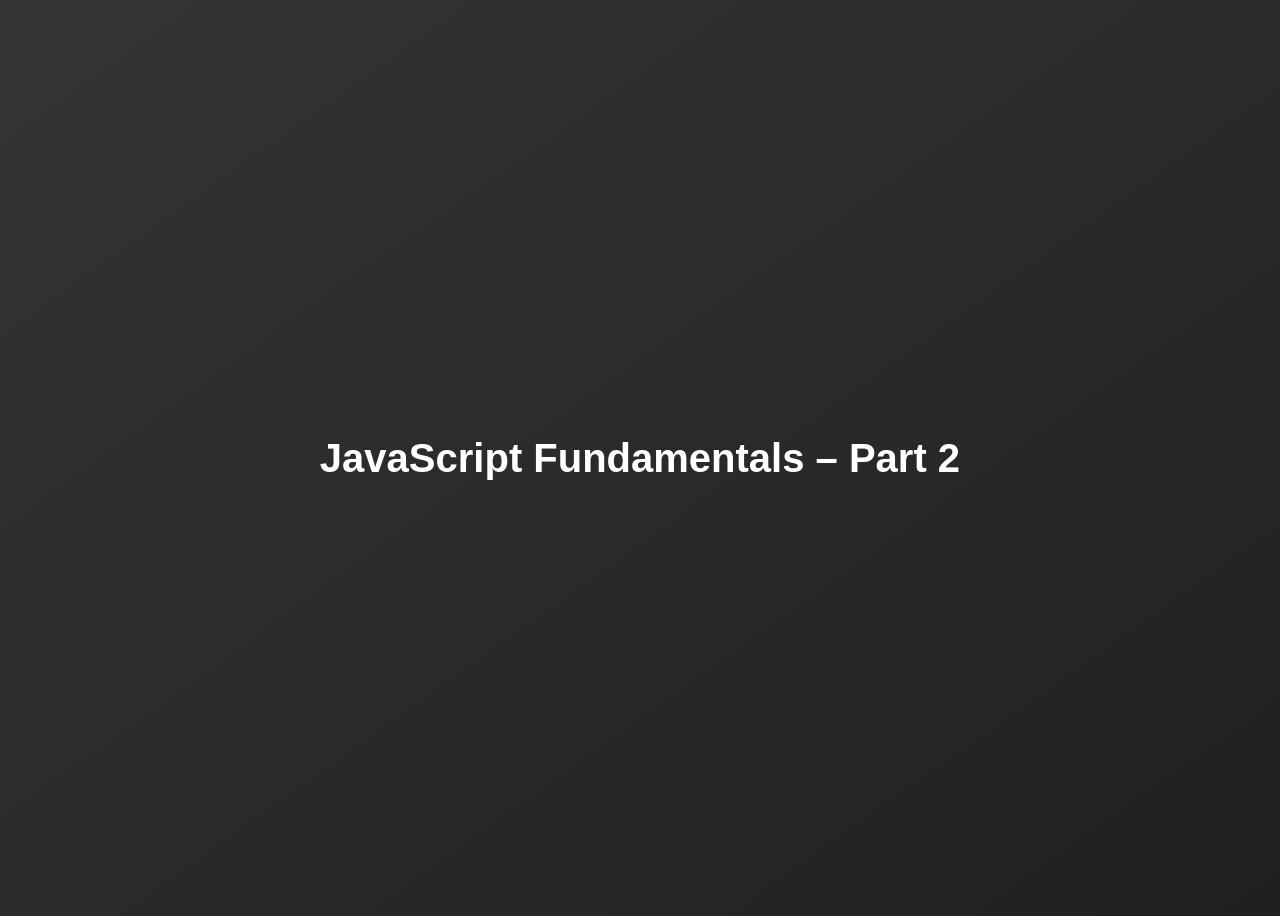
<file: 02-Fundamentals-Part-2/index.html>
<!doctype html>
<html lang="en">
  <head>
    <meta charset="UTF-8" />
    <meta name="viewport" content="width=device-width, initial-scale=1.0" />
    <meta http-equiv="X-UA-Compatible" content="ie=edge" />
    <title>JavaScript Fundamentals – Part 2</title>
    <style>
      body {
        height: 100vh;
        display: flex;
        align-items: center;
        background: linear-gradient(to top left, #202020, #333533);
      }
      h1 {
        font-family: sans-serif;
        font-size: 40px;
        line-height: 1.3;
        width: 100%;
        padding: 30px;
        text-align: center;
        color: white;
      }
    </style>
  </head>
  <body>
    <h1>JavaScript Fundamentals – Part 2</h1>
    <script src="script.js"></script>
  </body>
</html>
</file>
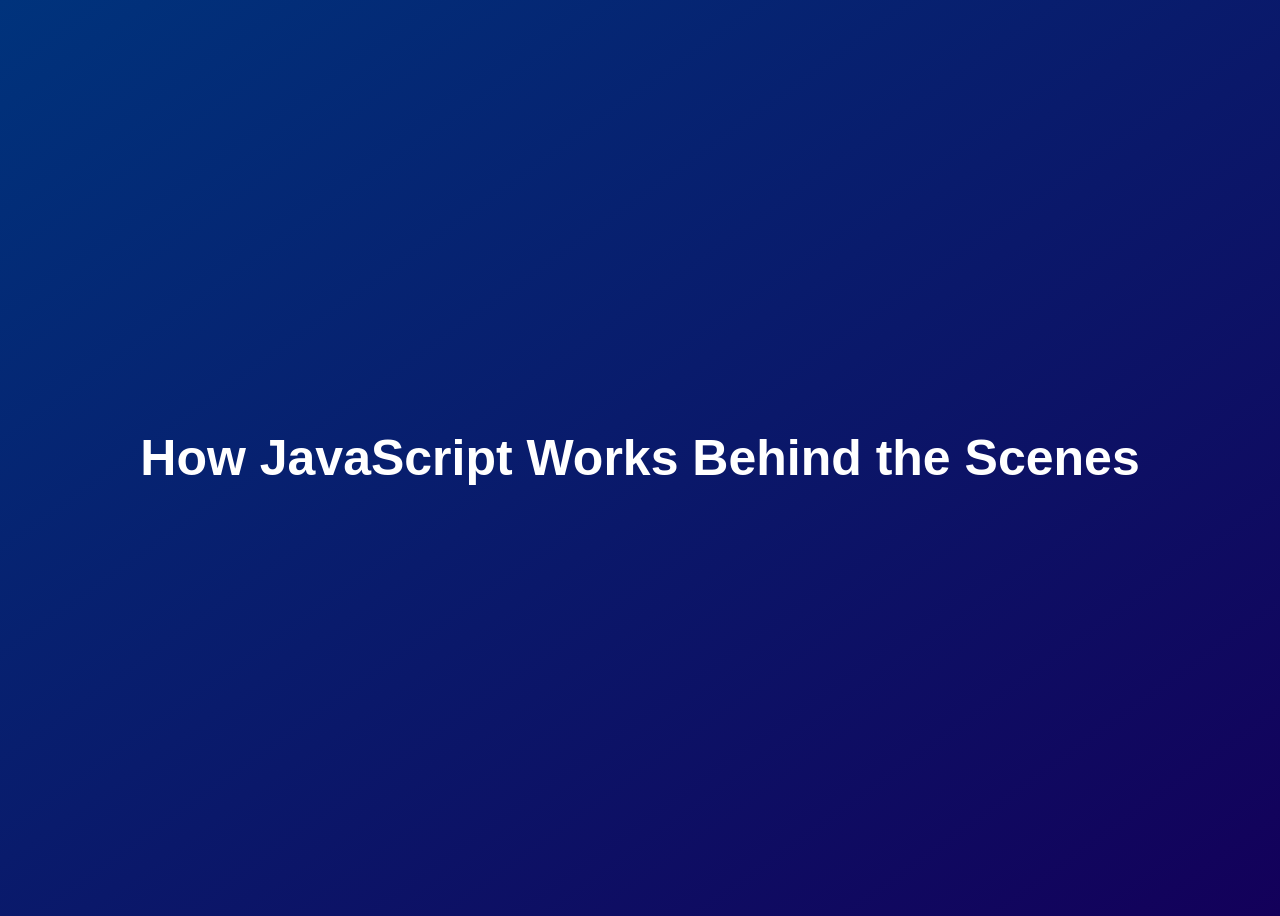
<file: 04-Behind-The-Scenes/index.html>
<!DOCTYPE html>
<html lang="en">
  <head>
    <meta charset="UTF-8" />
    <meta name="viewport" content="width=device-width, initial-scale=1.0" />
    <meta http-equiv="X-UA-Compatible" content="ie=edge" />
    <title>How JavaScript Works Behind the Scenes</title>
    <style>
      body {
        height: 100vh;
        display: flex;
        align-items: center;
        background: linear-gradient(to top left, #13005a, #00337c);
      }
      h1 {
        font-family: sans-serif;
        font-size: 50px;
        line-height: 1.3;
        width: 100%;
        padding: 30px;
        text-align: center;
        color: white;
      }
    </style>
  </head>
  <body>
    <h1>How JavaScript Works Behind the Scenes</h1>
    <script src="script.js"></script>
  </body>
</html>
</file>
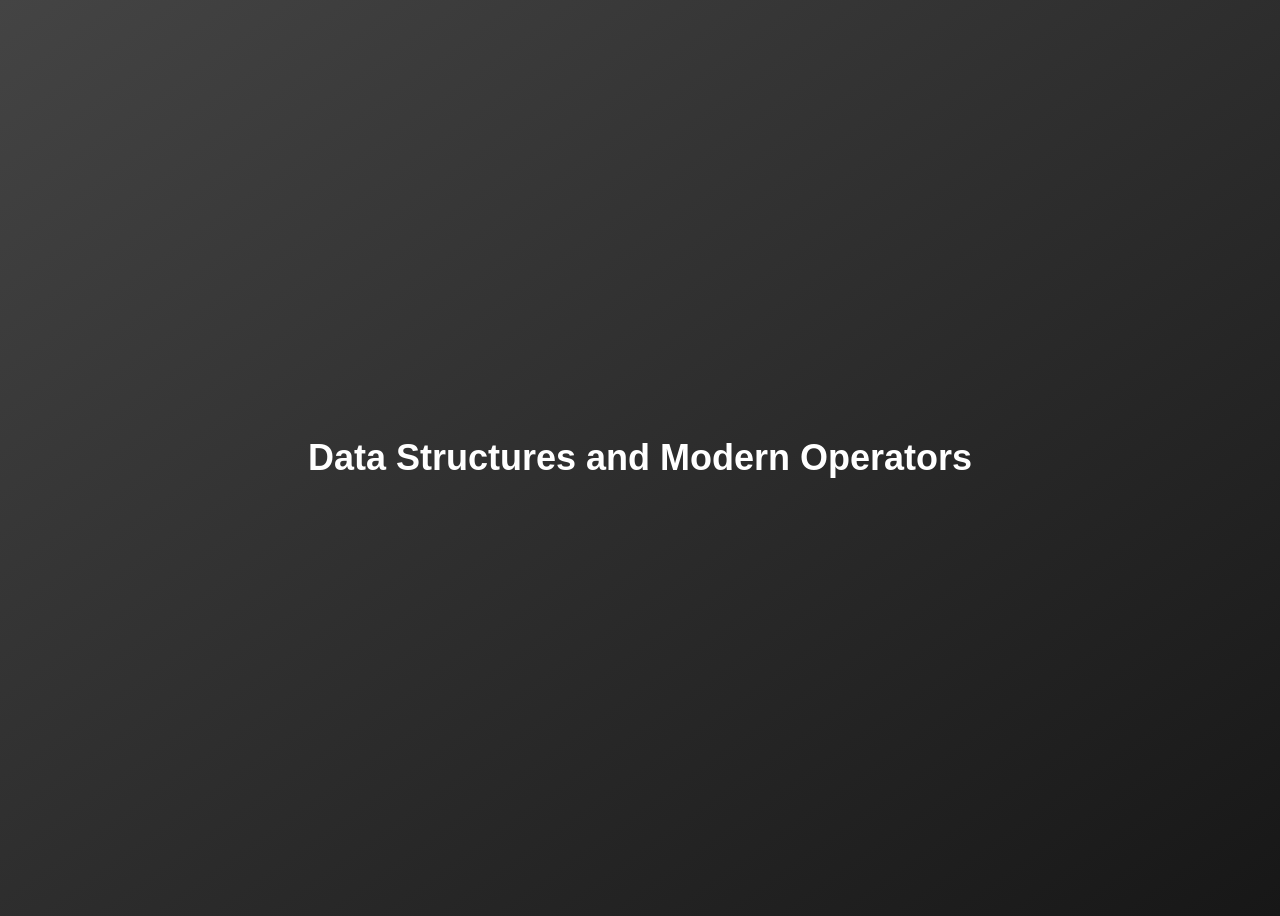
<file: 05-Data-Structures-Modern-Operators-and-Strings/index.html>
<!DOCTYPE html>
<html lang="en">
  <head>
    <meta charset="UTF-8" />
    <meta name="viewport" content="width=device-width, initial-scale=1.0" />
    <meta http-equiv="X-UA-Compatible" content="ie=edge" />
    <title>Data Structures and Modern Operators</title>
    <style>
      body {
        height: 100vh;
        display: flex;
        align-items: center;
        background: linear-gradient(to top left, #171717, #444444);
      }
      h1 {
        font-family: sans-serif;
        font-size: 36px;
        line-height: 1.3;
        width: 100%;
        padding: 30px;
        text-align: center;
        color: white;
      }
      button {
        width: 50px;
        height: 20px;
        margin: 10px;
      }
      textarea {
        width: 300px;
        height: 100px;
      }
    </style>
  </head>
  <body>
    <h1>Data Structures and Modern Operators</h1>
    <script src="script.js"></script>
  </body>
</html>
</file>
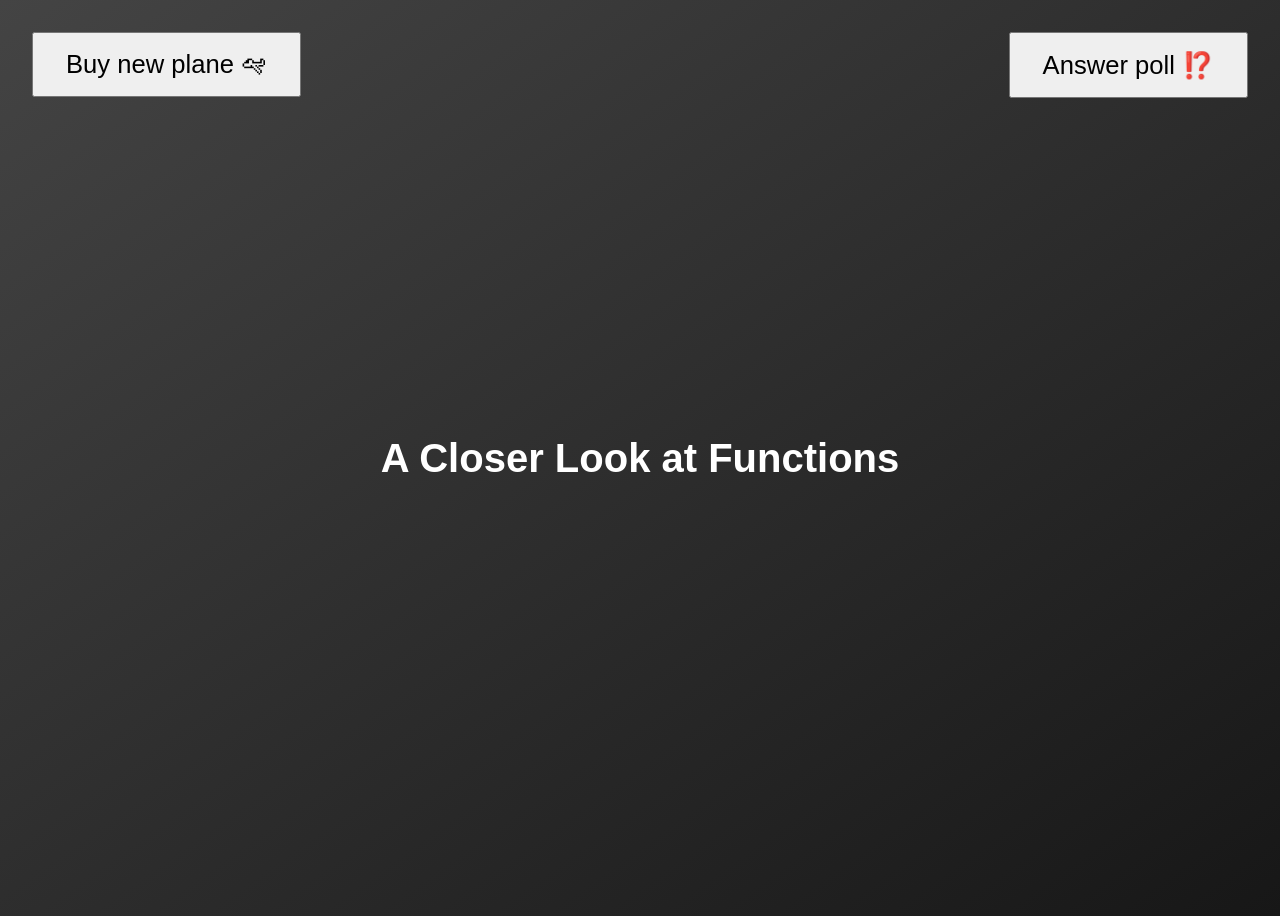
<file: 06-Functions-Advanced/index.html>
<!doctype html>
<html lang="en">
  <head>
    <meta charset="UTF-8" />
    <meta name="viewport" content="width=device-width, initial-scale=1.0" />
    <meta http-equiv="X-UA-Compatible" content="ie=edge" />
    <title>A Closer Look at Functions</title>
    <style>
      body {
        height: 100vh;
        display: flex;
        align-items: center;
        background: linear-gradient(to top left, #171717, #444444);
      }
      h1 {
        font-family: sans-serif;
        font-size: 40px;
        line-height: 1.3;
        width: 100%;
        padding: 30px;
        text-align: center;
        color: white;
      }
      .buy,
      .poll {
        font-size: 1.6rem;
        padding: 1rem 2rem;
        position: absolute;
        top: 2rem;
      }
      .buy {
        left: 2rem;
      }
      .poll {
        right: 2rem;
      }
    </style>
  </head>
  <body>
    <h1>A Closer Look at Functions</h1>
    <button class="buy">Buy new plane 🛩</button>
    <button class="poll">Answer poll ⁉️</button>
    <script src="script.js"></script>
  </body>
</html>
</file>
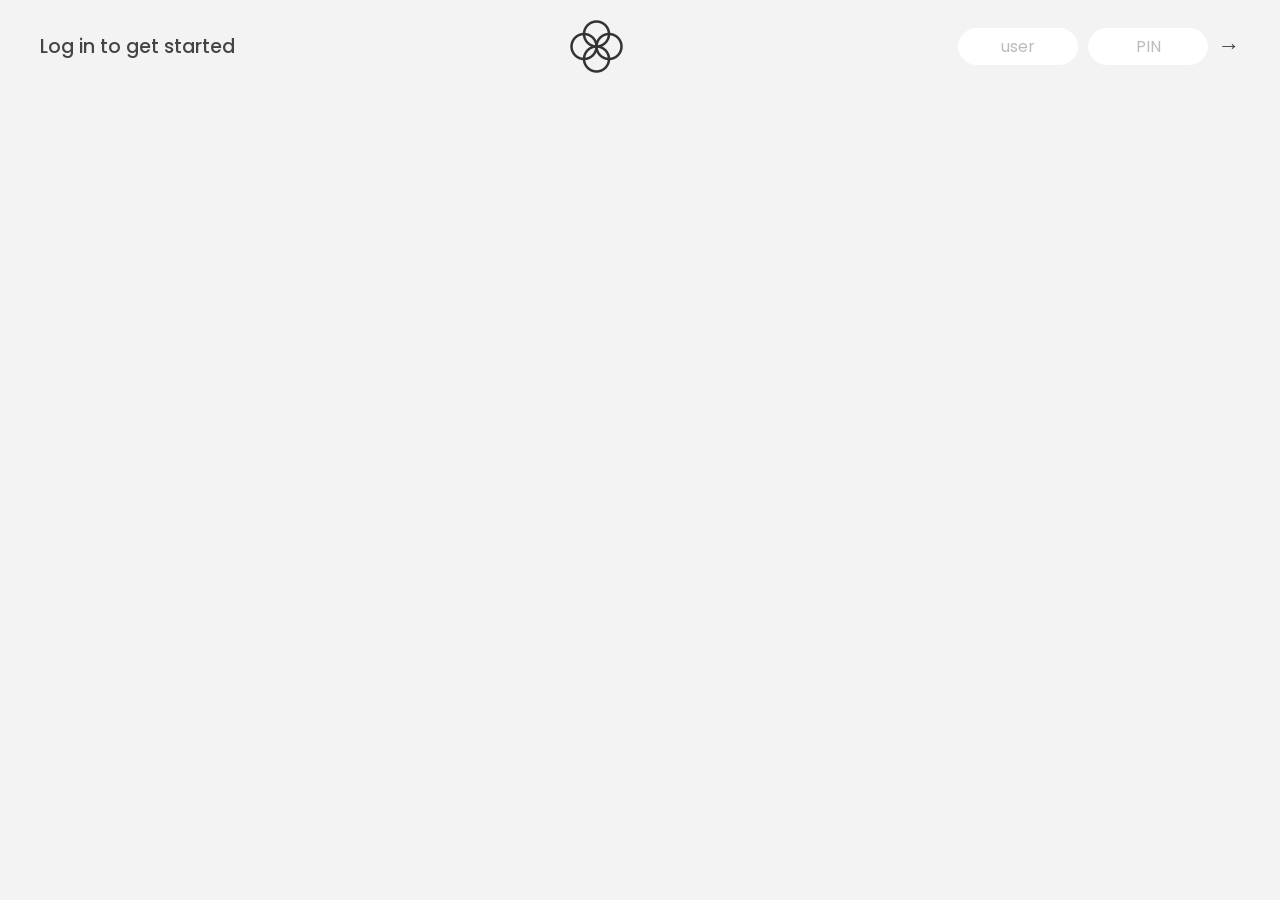
<file: 07-Working-Arrays-with-Project/index.html>
<!doctype html>
<html lang="en">
  <head>
    <meta charset="UTF-8" />
    <meta name="viewport" content="width=device-width, initial-scale=1.0" />
    <meta http-equiv="X-UA-Compatible" content="ie=edge" />
    <link rel="shortcut icon" type="image/png" href="/icon.png" />

    <link
      href="https://fonts.googleapis.com/css?family=Poppins:400,500,600&display=swap"
      rel="stylesheet"
    />

    <link rel="stylesheet" href="style.css" />
    <title>Bankist</title>
  </head>
  <body>
    <!-- TOP NAVIGATION -->
    <nav>
      <p class="welcome">Log in to get started</p>
      <img src="logo.png" alt="Logo" class="logo" />
      <form class="login">
        <input
          type="text"
          placeholder="user"
          class="login__input login__input--user"
        />
        <!-- In practice, use type="password" -->
        <input
          type="text"
          placeholder="PIN"
          maxlength="4"
          class="login__input login__input--pin"
        />
        <button class="login__btn">&rarr;</button>
      </form>
    </nav>

    <main class="app">
      <!-- BALANCE -->
      <div class="balance">
        <div>
          <p class="balance__label">Current balance</p>
          <p class="balance__date">
            As of <span class="date">05/03/2037</span>
          </p>
        </div>
        <p class="balance__value">0000€</p>
      </div>

      <!-- MOVEMENTS -->
      <div class="movements">
        <div class="movements__row">
          <div class="movements__type movements__type--deposit">2 deposit</div>
          <div class="movements__date">3 days ago</div>
          <div class="movements__value">4 000€</div>
        </div>
        <div class="movements__row">
          <div class="movements__type movements__type--withdrawal">
            1 withdrawal
          </div>
          <div class="movements__date">24/01/2037</div>
          <div class="movements__value">-378€</div>
        </div>
      </div>

      <!-- SUMMARY -->
      <div class="summary">
        <p class="summary__label">In</p>
        <p class="summary__value summary__value--in">0000€</p>
        <p class="summary__label">Out</p>
        <p class="summary__value summary__value--out">0000€</p>
        <p class="summary__label">Interest</p>
        <p class="summary__value summary__value--interest">0000€</p>
        <button class="btn--sort">&downarrow; SORT</button>
      </div>

      <!-- OPERATION: TRANSFERS -->
      <div class="operation operation--transfer">
        <h2>Transfer money</h2>
        <form class="form form--transfer">
          <input type="text" class="form__input form__input--to" />
          <input type="number" class="form__input form__input--amount" />
          <button class="form__btn form__btn--transfer">&rarr;</button>
          <label class="form__label">Transfer to</label>
          <label class="form__label">Amount</label>
        </form>
      </div>

      <!-- OPERATION: LOAN -->
      <div class="operation operation--loan">
        <h2>Request loan</h2>
        <form class="form form--loan">
          <input type="number" class="form__input form__input--loan-amount" />
          <button class="form__btn form__btn--loan">&rarr;</button>
          <label class="form__label form__label--loan">Amount</label>
        </form>
      </div>

      <!-- OPERATION: CLOSE -->
      <div class="operation operation--close">
        <h2>Close account</h2>
        <form class="form form--close">
          <input type="text" class="form__input form__input--user" />
          <input
            type="password"
            maxlength="6"
            class="form__input form__input--pin"
          />
          <button class="form__btn form__btn--close">&rarr;</button>
          <label class="form__label">Confirm user</label>
          <label class="form__label">Confirm PIN</label>
        </form>
      </div>

      <!-- LOGOUT TIMER -->
      <p class="logout-timer">
        You will be logged out in <span class="timer">05:00</span>
      </p>
    </main>

    <!-- <footer>
      &copy; by Jonas Schmedtmann. Don't claim as your own :)
    </footer> -->

    <script src="script.js"></script>
  </body>
</html>
</file>
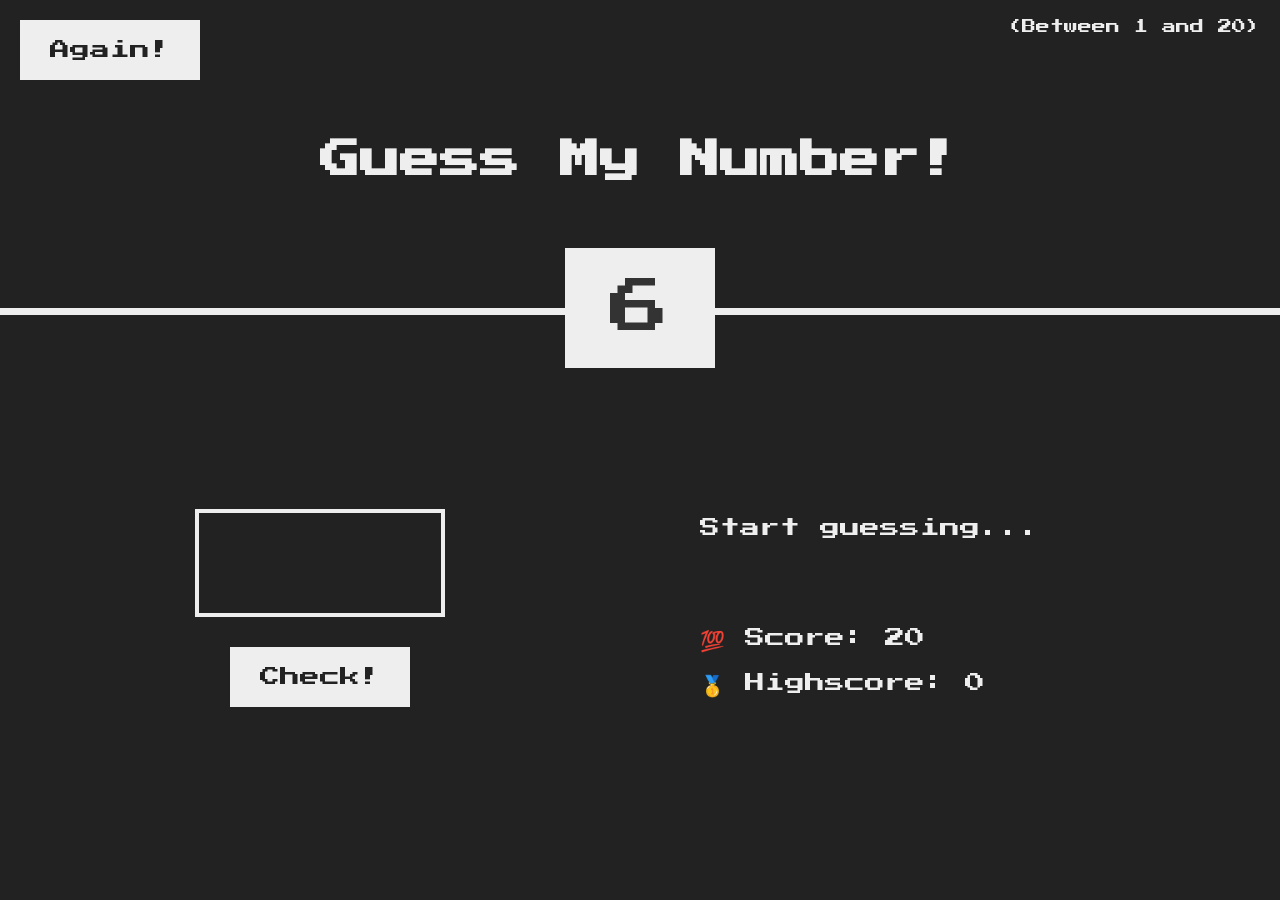
<file: 03-JS-in-Browser-DOM-and-Event-Fundamentals/01-Guess-My-Number/index.html>
<!doctype html>
<html lang="en">
  <head>
    <meta charset="UTF-8" />
    <meta name="viewport" content="width=device-width, initial-scale=1.0" />
    <meta http-equiv="X-UA-Compatible" content="ie=edge" />
    <link rel="stylesheet" href="style.css" />
    <title>Guess My Number!</title>
  </head>
  <body>
    <header>
      <h1>Guess My Number!</h1>
      <p class="between">(Between 1 and 20)</p>
      <button class="btn again">Again!</button>
      <div class="number">?</div>
    </header>
    <!-- -------------------------------------- -->
    <main>
      <!-- Section 1 -->

      <section class="left">
        <input type="number" class="guess" />
        <button class="btn check">Check!</button>
      </section>
      <!-- Section 2 -->

      <section class="right">
        <p class="message">Start guessing...</p>
        <p class="label-score">💯 Score: <span class="score">20</span></p>
        <p class="label-highscore">
          🥇 Highscore: <span class="highscore">0</span>
        </p>
      </section>
    </main>
    <script src="script.js"></script>
  </body>
</html>
</file>
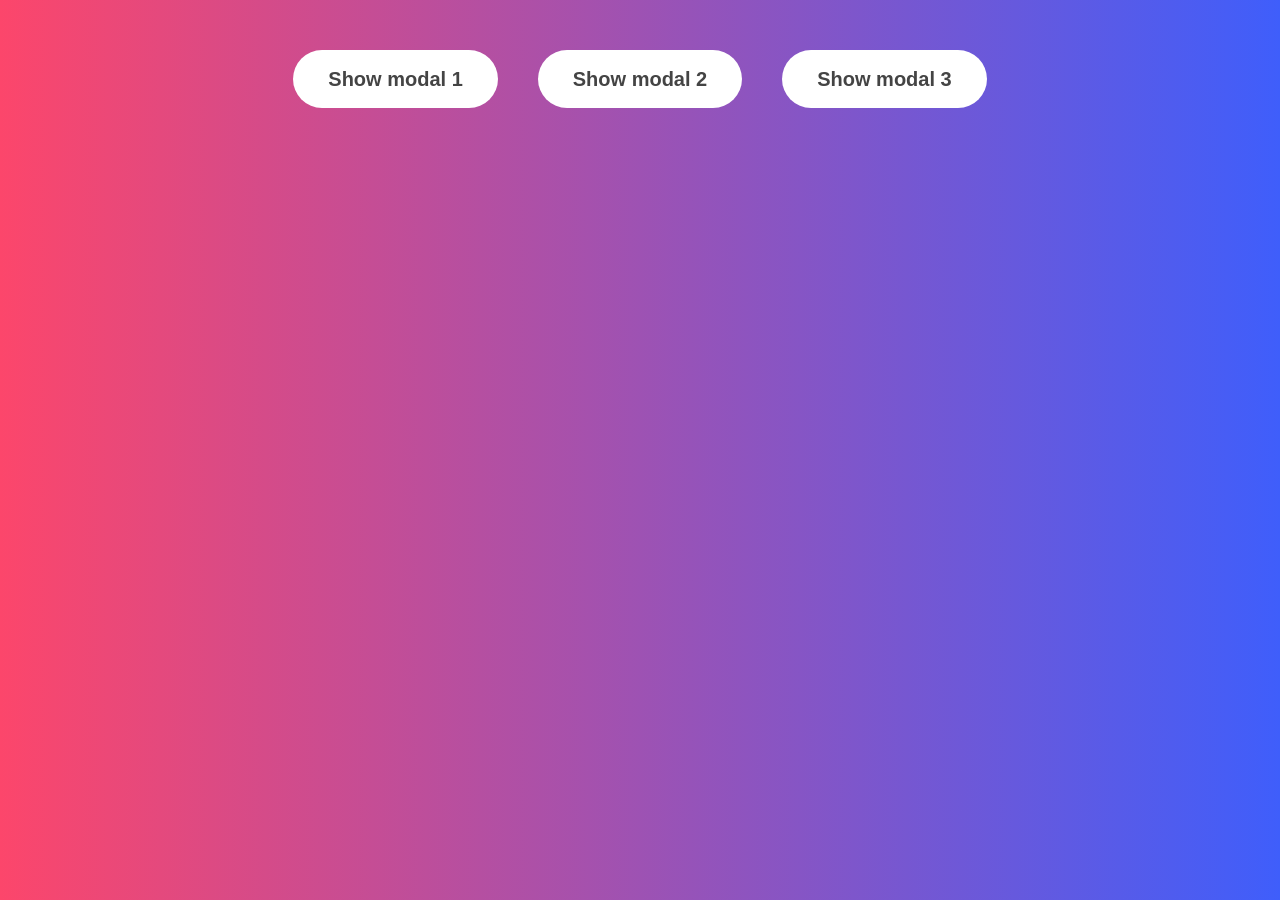
<file: 03-JS-in-Browser-DOM-and-Event-Fundamentals/02-Modal/index.html>
<!DOCTYPE html>
<html lang="en">
  <head>
    <meta charset="UTF-8" />
    <meta name="viewport" content="width=device-width, initial-scale=1.0" />
    <meta http-equiv="X-UA-Compatible" content="ie=edge" />
    <link rel="stylesheet" href="style.css" />
    <title>Modal window</title>
  </head>
  <body>
    <button class="show-modal">Show modal 1</button>
    <button class="show-modal">Show modal 2</button>
    <button class="show-modal">Show modal 3</button>

    <div class="modal hidden">
      <button class="close-modal">&times;</button>
      <h1>I'm a modal window 😍</h1>
      <p>
        Lorem ipsum dolor sit amet, consectetur adipisicing elit, sed do eiusmod
        tempor incididunt ut labore et dolore magna aliqua. Ut enim ad minim
        veniam, quis nostrud exercitation ullamco laboris nisi ut aliquip ex ea
        commodo consequat. Duis aute irure dolor in reprehenderit in voluptate
        velit esse cillum dolore eu fugiat nulla pariatur. Excepteur sint
        occaecat cupidatat non proident, sunt in culpa qui officia deserunt
        mollit anim id est laborum.
      </p>
    </div>
    <div class="overlay hidden"></div>

    <script src="script.js"></script>
  </body>
</html>
</file>
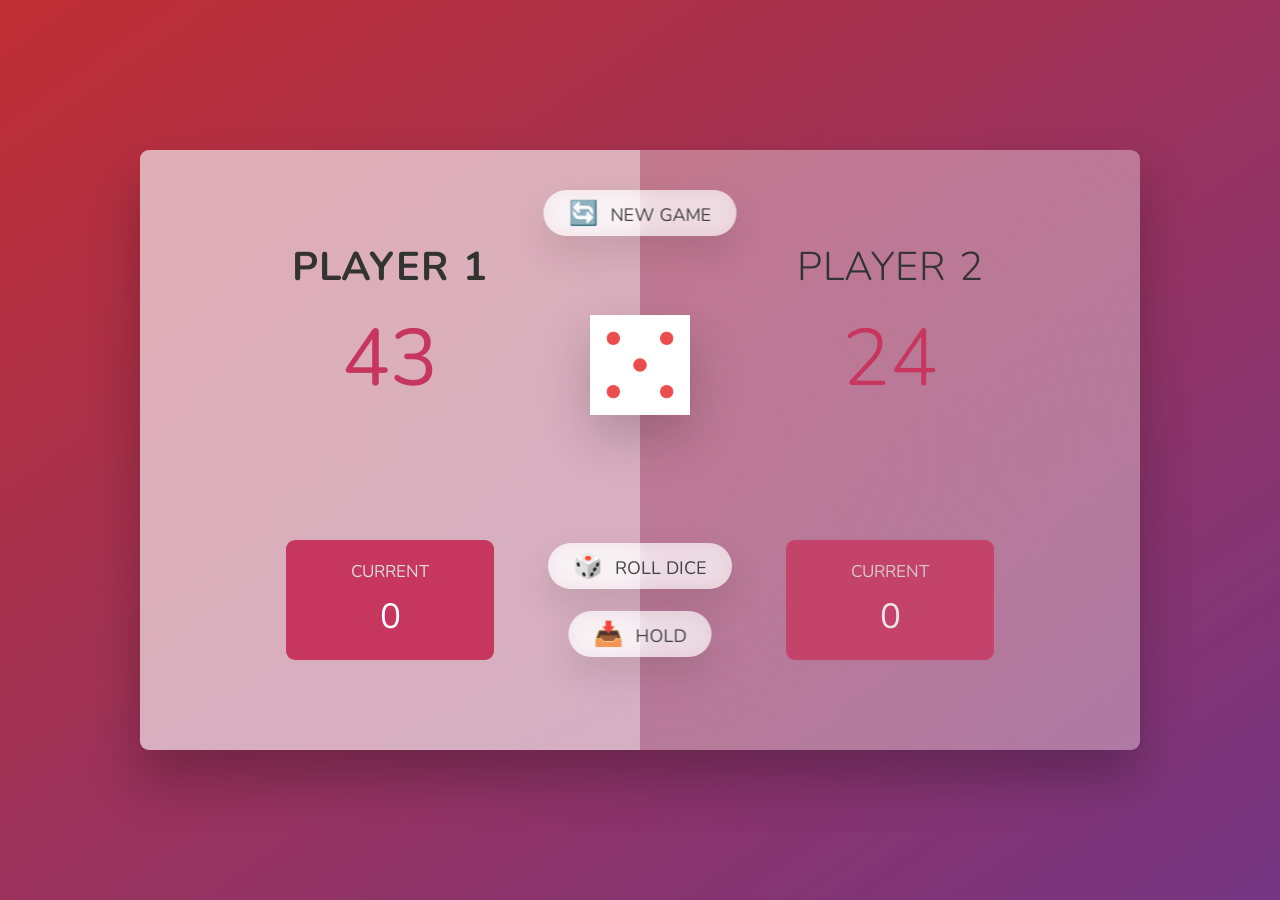
<file: 03-JS-in-Browser-DOM-and-Event-Fundamentals/03-Dice-Game/index.html>
<!DOCTYPE html>
<html lang="en">
  <head>
    <meta charset="UTF-8" />
    <meta name="viewport" content="width=device-width, initial-scale=1.0" />
    <meta http-equiv="X-UA-Compatible" content="ie=edge" />
    <link rel="stylesheet" href="style.css" />
    <title>Dice Game</title>
  </head>
  <body>
    <main>
      <section class="player player--0 player--active">
        <h2 class="name" id="name--0">Player 1</h2>
        <p class="score" id="score--0">43</p>
        <div class="current">
          <p class="current-label">Current</p>
          <p class="current-score" id="current--0">0</p>
        </div>
      </section>

      <section class="player player--1">
        <h2 class="name" id="name--1">Player 2</h2>
        <p class="score" id="score--1">24</p>
        <div class="current">
          <p class="current-label">Current</p>
          <p class="current-score" id="current--1">0</p>
        </div>
      </section>

      <img src="dice-5.png" alt="Playing dice" class="dice" />
      <button class="btn btn--new">🔄 New game</button>
      <button class="btn btn--roll">🎲 Roll dice</button>
      <button class="btn btn--hold">📥 Hold</button>
    </main>
    <script src="script.js"></script>
  </body>
</html>
</file>
<file: 07-Working-Arrays-with-Project/style.css>
/*
 * Use this CSS to learn some intersting techniques,
 * in case you're wondering how I built the UI.
 * Have fun! 😁
 */

* {
  margin: 0;
  padding: 0;
  box-sizing: inherit;
}

html {
  font-size: 62.5%;
  box-sizing: border-box;
}

body {
  font-family: "Poppins", sans-serif;
  color: #444;
  background-color: #f3f3f3;
  height: 100vh;
  padding: 2rem;
}

nav {
  display: flex;
  justify-content: space-between;
  align-items: center;
  padding: 0 2rem;
}

.welcome {
  font-size: 1.9rem;
  font-weight: 500;
}

.logo {
  height: 5.25rem;
}

.login {
  display: flex;
}

.login__input {
  border: none;
  padding: 0.5rem 2rem;
  font-size: 1.6rem;
  font-family: inherit;
  text-align: center;
  width: 12rem;
  border-radius: 10rem;
  margin-right: 1rem;
  color: inherit;
  border: 1px solid #fff;
  transition: all 0.3s;
}

.login__input:focus {
  outline: none;
  border: 1px solid #ccc;
}

.login__input::placeholder {
  color: #bbb;
}

.login__btn {
  border: none;
  background: none;
  font-size: 2.2rem;
  color: inherit;
  cursor: pointer;
  transition: all 0.3s;
}

.login__btn:hover,
.login__btn:focus,
.btn--sort:hover,
.btn--sort:focus {
  outline: none;
  color: #777;
}

/* MAIN */
.app {
  position: relative;
  max-width: 100rem;
  margin: 4rem auto;
  display: grid;
  grid-template-columns: 4fr 3fr;
  grid-template-rows: auto repeat(3, 15rem) auto;
  gap: 2rem;

  /* NOTE This creates the fade in/out anumation */
  opacity: 0;
  transition: all 1s;
}

.balance {
  grid-column: 1 / span 2;
  display: flex;
  align-items: flex-end;
  justify-content: space-between;
  margin-bottom: 2rem;
}

.balance__label {
  font-size: 2.2rem;
  font-weight: 500;
  margin-bottom: -0.2rem;
}

.balance__date {
  font-size: 1.4rem;
  color: #888;
}

.balance__value {
  font-size: 4.5rem;
  font-weight: 400;
}

/* MOVEMENTS */
.movements {
  grid-row: 2 / span 3;
  background-color: #fff;
  border-radius: 1rem;
  overflow: scroll;
}

.movements__row {
  padding: 2.25rem 4rem;
  display: flex;
  align-items: center;
  border-bottom: 1px solid #eee;
}

.movements__type {
  font-size: 1.1rem;
  text-transform: uppercase;
  font-weight: 500;
  color: #fff;
  padding: 0.1rem 1rem;
  border-radius: 10rem;
  margin-right: 2rem;
}

.movements__date {
  font-size: 1.1rem;
  text-transform: uppercase;
  font-weight: 500;
  color: #666;
}

.movements__type--deposit {
  background-image: linear-gradient(to top left, #39b385, #9be15d);
}

.movements__type--withdrawal {
  background-image: linear-gradient(to top left, #e52a5a, #ff585f);
}

.movements__value {
  font-size: 1.7rem;
  margin-left: auto;
}

/* SUMMARY */
.summary {
  grid-row: 5 / 6;
  display: flex;
  align-items: baseline;
  padding: 0 0.3rem;
  margin-top: 1rem;
}

.summary__label {
  font-size: 1.2rem;
  font-weight: 500;
  text-transform: uppercase;
  margin-right: 0.8rem;
}

.summary__value {
  font-size: 2.2rem;
  margin-right: 2.5rem;
}

.summary__value--in,
.summary__value--interest {
  color: #66c873;
}

.summary__value--out {
  color: #f5465d;
}

.btn--sort {
  margin-left: auto;
  border: none;
  background: none;
  font-size: 1.3rem;
  font-weight: 500;
  cursor: pointer;
}

/* OPERATIONS */
.operation {
  border-radius: 1rem;
  padding: 3rem 4rem;
  color: #333;
}

.operation--transfer {
  background-image: linear-gradient(to top left, #ffb003, #ffcb03);
}

.operation--loan {
  background-image: linear-gradient(to top left, #39b385, #9be15d);
}

.operation--close {
  background-image: linear-gradient(to top left, #e52a5a, #ff585f);
}

h2 {
  margin-bottom: 1.5rem;
  font-size: 1.7rem;
  font-weight: 600;
  color: #333;
}

.form {
  display: grid;
  grid-template-columns: 2.5fr 2.5fr 1fr;
  grid-template-rows: auto auto;
  gap: 0.4rem 1rem;
}

/* Exceptions for interst */
.form.form--loan {
  grid-template-columns: 2.5fr 1fr 2.5fr;
}
.form__label--loan {
  grid-row: 2;
}
/* End exceptions */

.form__input {
  width: 100%;
  border: none;
  background-color: rgba(255, 255, 255, 0.4);
  font-family: inherit;
  font-size: 1.5rem;
  text-align: center;
  color: #333;
  padding: 0.3rem 1rem;
  border-radius: 0.7rem;
  transition: all 0.3s;
}

.form__input:focus {
  outline: none;
  background-color: rgba(255, 255, 255, 0.6);
}

.form__label {
  font-size: 1.3rem;
  text-align: center;
}

.form__btn {
  border: none;
  border-radius: 0.7rem;
  font-size: 1.8rem;
  background-color: #fff;
  cursor: pointer;
  transition: all 0.3s;
}

.form__btn:focus {
  outline: none;
  background-color: rgba(255, 255, 255, 0.8);
}

.logout-timer {
  padding: 0 0.3rem;
  margin-top: 1.9rem;
  text-align: right;
  font-size: 1.25rem;
}

.timer {
  font-weight: 600;
}
</file>
<file: 03-JS-in-Browser-DOM-and-Event-Fundamentals/01-Guess-My-Number/style.css>
@import url("https://fonts.googleapis.com/css?family=Press+Start+2P&display=swap");

* {
  margin: 0;
  padding: 0;
  box-sizing: inherit;
}

html {
  font-size: 62.5%;
  box-sizing: border-box;
}

body {
  font-family: "Press Start 2P", sans-serif;
  color: #eee;
  background-color: #222;
  /* background-color: #60b347; */
}

/* LAYOUT */
header {
  position: relative;
  height: 35vh;
  border-bottom: 7px solid #eee;
}

main {
  height: 65vh;
  color: #eee;
  display: flex;
  align-items: center;
  justify-content: space-around;
}

.left {
  width: 52rem;
  display: flex;
  flex-direction: column;
  align-items: center;
}

.right {
  width: 52rem;
  font-size: 2rem;
}

/* ELEMENTS STYLE */
h1 {
  font-size: 4rem;
  text-align: center;
  position: absolute;
  width: 100%;
  top: 52%;
  left: 50%;
  transform: translate(-50%, -50%);
}

.number {
  background: #eee;
  color: #333;
  font-size: 6rem;
  width: 15rem;
  padding: 3rem 0rem;
  text-align: center;
  position: absolute;
  bottom: 0;
  left: 50%;
  transform: translate(-50%, 50%);
}

.between {
  font-size: 1.4rem;
  position: absolute;
  top: 2rem;
  right: 2rem;
}

.again {
  position: absolute;
  top: 2rem;
  left: 2rem;
}

.guess {
  background: none;
  border: 4px solid #eee;
  font-family: inherit;
  color: inherit;
  font-size: 5rem;
  padding: 2.5rem;
  width: 25rem;
  text-align: center;
  display: block;
  margin-bottom: 3rem;
}

.btn {
  border: none;
  background-color: #eee;
  color: #222;
  font-size: 2rem;
  font-family: inherit;
  padding: 2rem 3rem;
  cursor: pointer;
}

.btn:hover {
  background-color: #ccc;
}

.message {
  margin-bottom: 8rem;
  height: 3rem;
}

.label-score {
  margin-bottom: 2rem;
}
</file>
<file: 03-JS-in-Browser-DOM-and-Event-Fundamentals/02-Modal/style.css>
* {
  margin: 0;
  padding: 0;
  box-sizing: inherit;
}

html {
  font-size: 62.5%;
  box-sizing: border-box;
}

body {
  font-family: sans-serif;
  color: #333;
  line-height: 1.5;
  height: 100vh;
  position: relative;
  display: flex;
  align-items: flex-start;
  justify-content: center;
  /* background: linear-gradient(to top left, #28b487, #7dd56f); */
  background: linear-gradient(90deg, #fc466b 0%, #3f5efb 100%);
}

.show-modal {
  font-size: 2rem;
  font-weight: 600;
  padding: 1.75rem 3.5rem;
  margin: 5rem 2rem;
  border: none;
  background-color: #fff;
  color: #444;
  border-radius: 10rem;
  cursor: pointer;
}

.close-modal {
  position: absolute;
  top: 1.2rem;
  right: 2rem;
  font-size: 5rem;
  color: #333;
  cursor: pointer;
  border: none;
  background: none;
}

h1 {
  font-size: 2.5rem;
  margin-bottom: 2rem;
}

p {
  font-size: 1.8rem;
}

/* -------------------------- */
/* CLASSES TO MAKE MODAL WORK */
.hidden {
  display: none;
}

.modal {
  position: absolute;
  top: 50%;
  left: 50%;
  transform: translate(-50%, -50%);
  width: 70%;

  background-color: white;
  padding: 6rem;
  border-radius: 5px;
  box-shadow: 0 3rem 5rem rgba(0, 0, 0, 0.3);
  z-index: 10;
}

.overlay {
  position: absolute;
  top: 0;
  left: 0;
  width: 100%;
  height: 100%;
  background-color: rgba(0, 0, 0, 0.6);
  backdrop-filter: blur(3px);
  z-index: 5;
}
</file>
<file: 03-JS-in-Browser-DOM-and-Event-Fundamentals/03-Dice-Game/style.css>
@import url("https://fonts.googleapis.com/css2?family=Nunito&display=swap");

* {
  margin: 0;
  padding: 0;
  box-sizing: inherit;
}

html {
  font-size: 62.5%;
  box-sizing: border-box;
}

body {
  font-family: "Nunito", sans-serif;
  font-weight: 400;
  height: 100vh;
  color: #333;
  background-image: linear-gradient(to top left, #753682 0%, #bf2e34 100%);
  display: flex;
  align-items: center;
  justify-content: center;
}

/* LAYOUT */
main {
  position: relative;
  width: 100rem;
  height: 60rem;
  background-color: rgba(255, 255, 255, 0.35);
  backdrop-filter: blur(200px);
  filter: blur();
  box-shadow: 0 3rem 5rem rgba(0, 0, 0, 0.25);
  border-radius: 9px;
  overflow: hidden;
  display: flex;
}

.player {
  flex: 50%;
  padding: 9rem;
  display: flex;
  flex-direction: column;
  align-items: center;
  transition: all 0.75s;
}

/* ELEMENTS */
.name {
  position: relative;
  font-size: 4rem;
  text-transform: uppercase;
  letter-spacing: 1px;
  word-spacing: 2px;
  font-weight: 300;
  margin-bottom: 1rem;
}

.score {
  font-size: 8rem;
  font-weight: 300;
  color: #c7365f;
  margin-bottom: auto;
}

.player--active {
  background-color: rgba(255, 255, 255, 0.4);
}
.player--active .name {
  font-weight: 700;
}
.player--active .score {
  font-weight: 400;
}

.player--active .current {
  opacity: 1;
}

.current {
  background-color: #c7365f;
  opacity: 0.8;
  border-radius: 9px;
  color: #fff;
  width: 65%;
  padding: 2rem;
  text-align: center;
  transition: all 0.75s;
}

.current-label {
  text-transform: uppercase;
  margin-bottom: 1rem;
  font-size: 1.7rem;
  color: #ddd;
}

.current-score {
  font-size: 3.5rem;
}

/* ABSOLUTE POSITIONED ELEMENTS */
.btn {
  position: absolute;
  left: 50%;
  transform: translateX(-50%);
  color: #444;
  background: none;
  border: none;
  font-family: inherit;
  font-size: 1.8rem;
  text-transform: uppercase;
  cursor: pointer;
  font-weight: 400;
  transition: all 0.2s;

  background-color: white;
  background-color: rgba(255, 255, 255, 0.6);
  backdrop-filter: blur(10px);

  padding: 0.7rem 2.5rem;
  border-radius: 50rem;
  box-shadow: 0 1.75rem 3.5rem rgba(0, 0, 0, 0.1);
}

.btn::first-letter {
  font-size: 2.4rem;
  display: inline-block;
  margin-right: 0.7rem;
}

.btn--new {
  top: 4rem;
}
.btn--roll {
  top: 39.3rem;
}
.btn--hold {
  top: 46.1rem;
}

.btn:active {
  transform: translate(-50%, 3px);
  box-shadow: 0 1rem 2rem rgba(0, 0, 0, 0.15);
}

.btn:focus {
  outline: none;
}

.dice {
  position: absolute;
  left: 50%;
  top: 16.5rem;
  transform: translateX(-50%);
  height: 10rem;
  box-shadow: 0 2rem 5rem rgba(0, 0, 0, 0.2);
}

.player--winner {
  background-color: #2f2f2f;
}

.player--winner .name {
  font-weight: 700;
  color: #c7365f;
}

.hidden {
  display: none;
}
</file>
